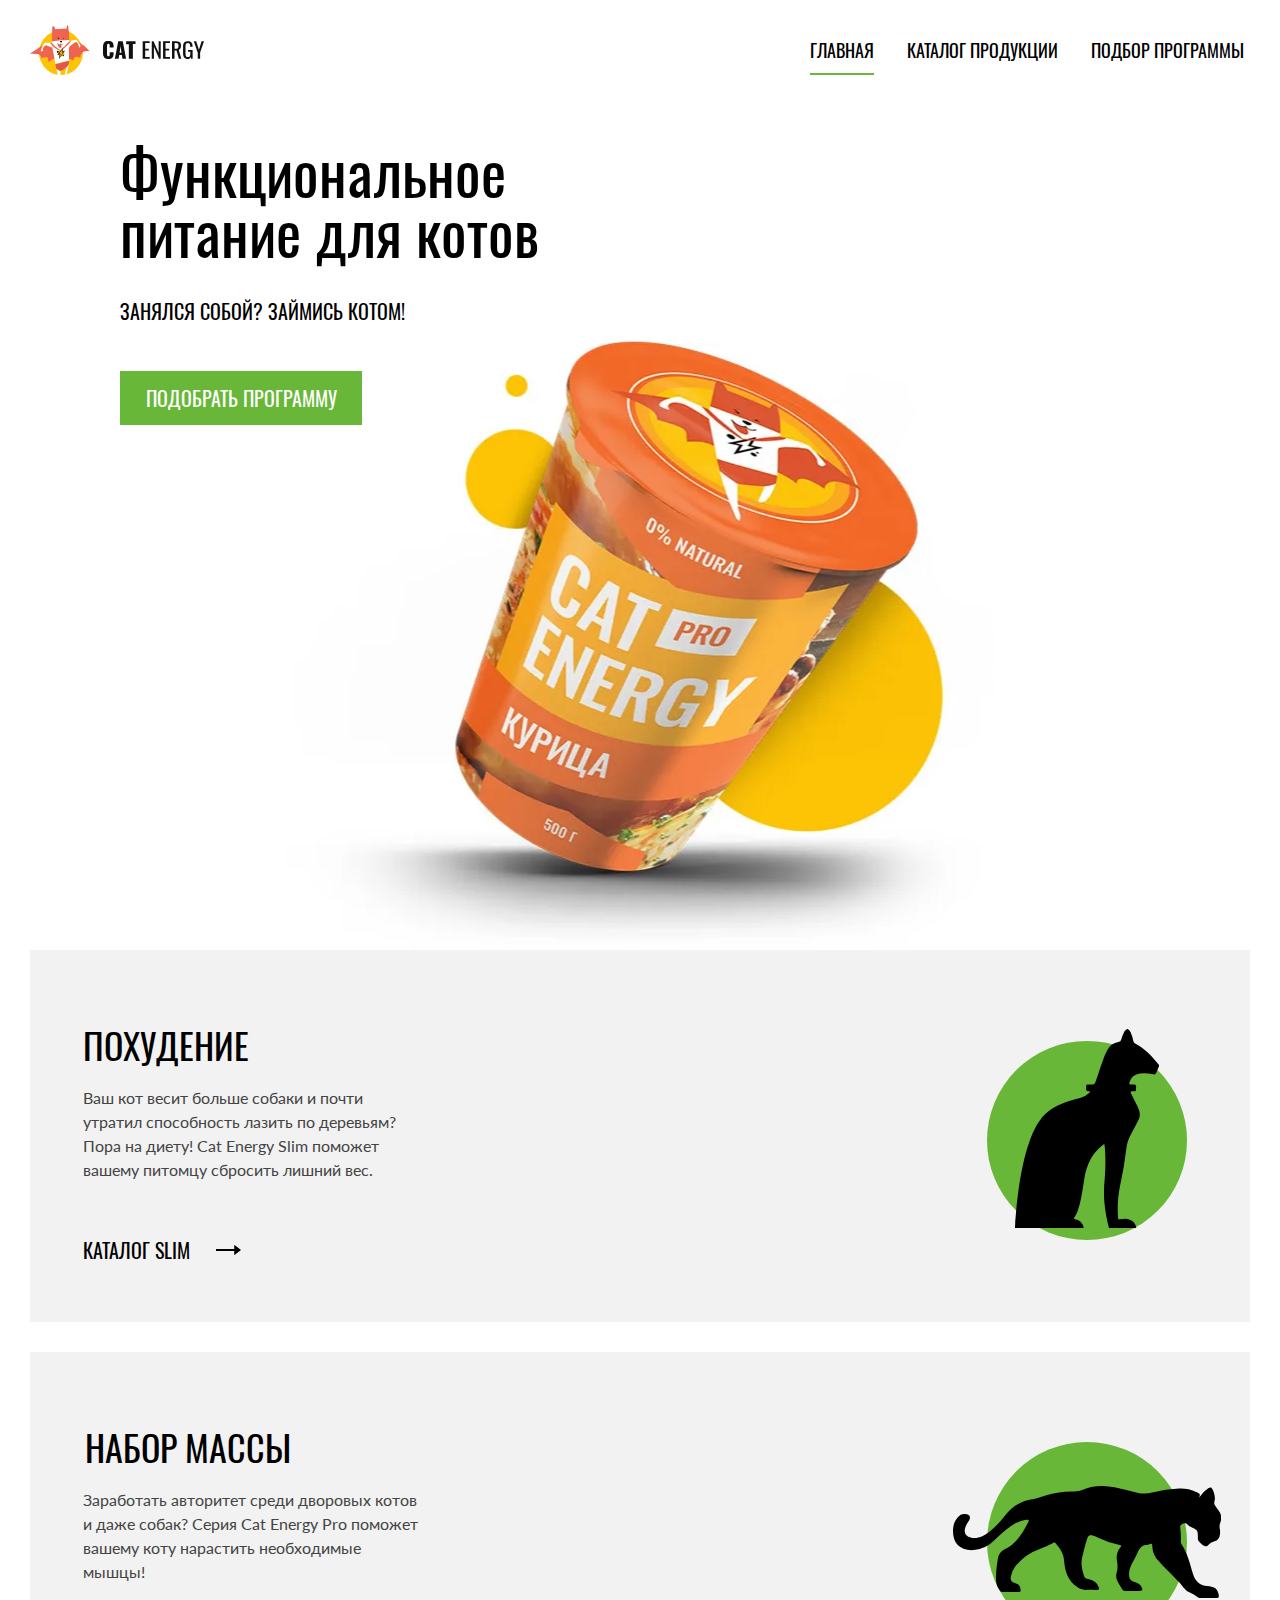
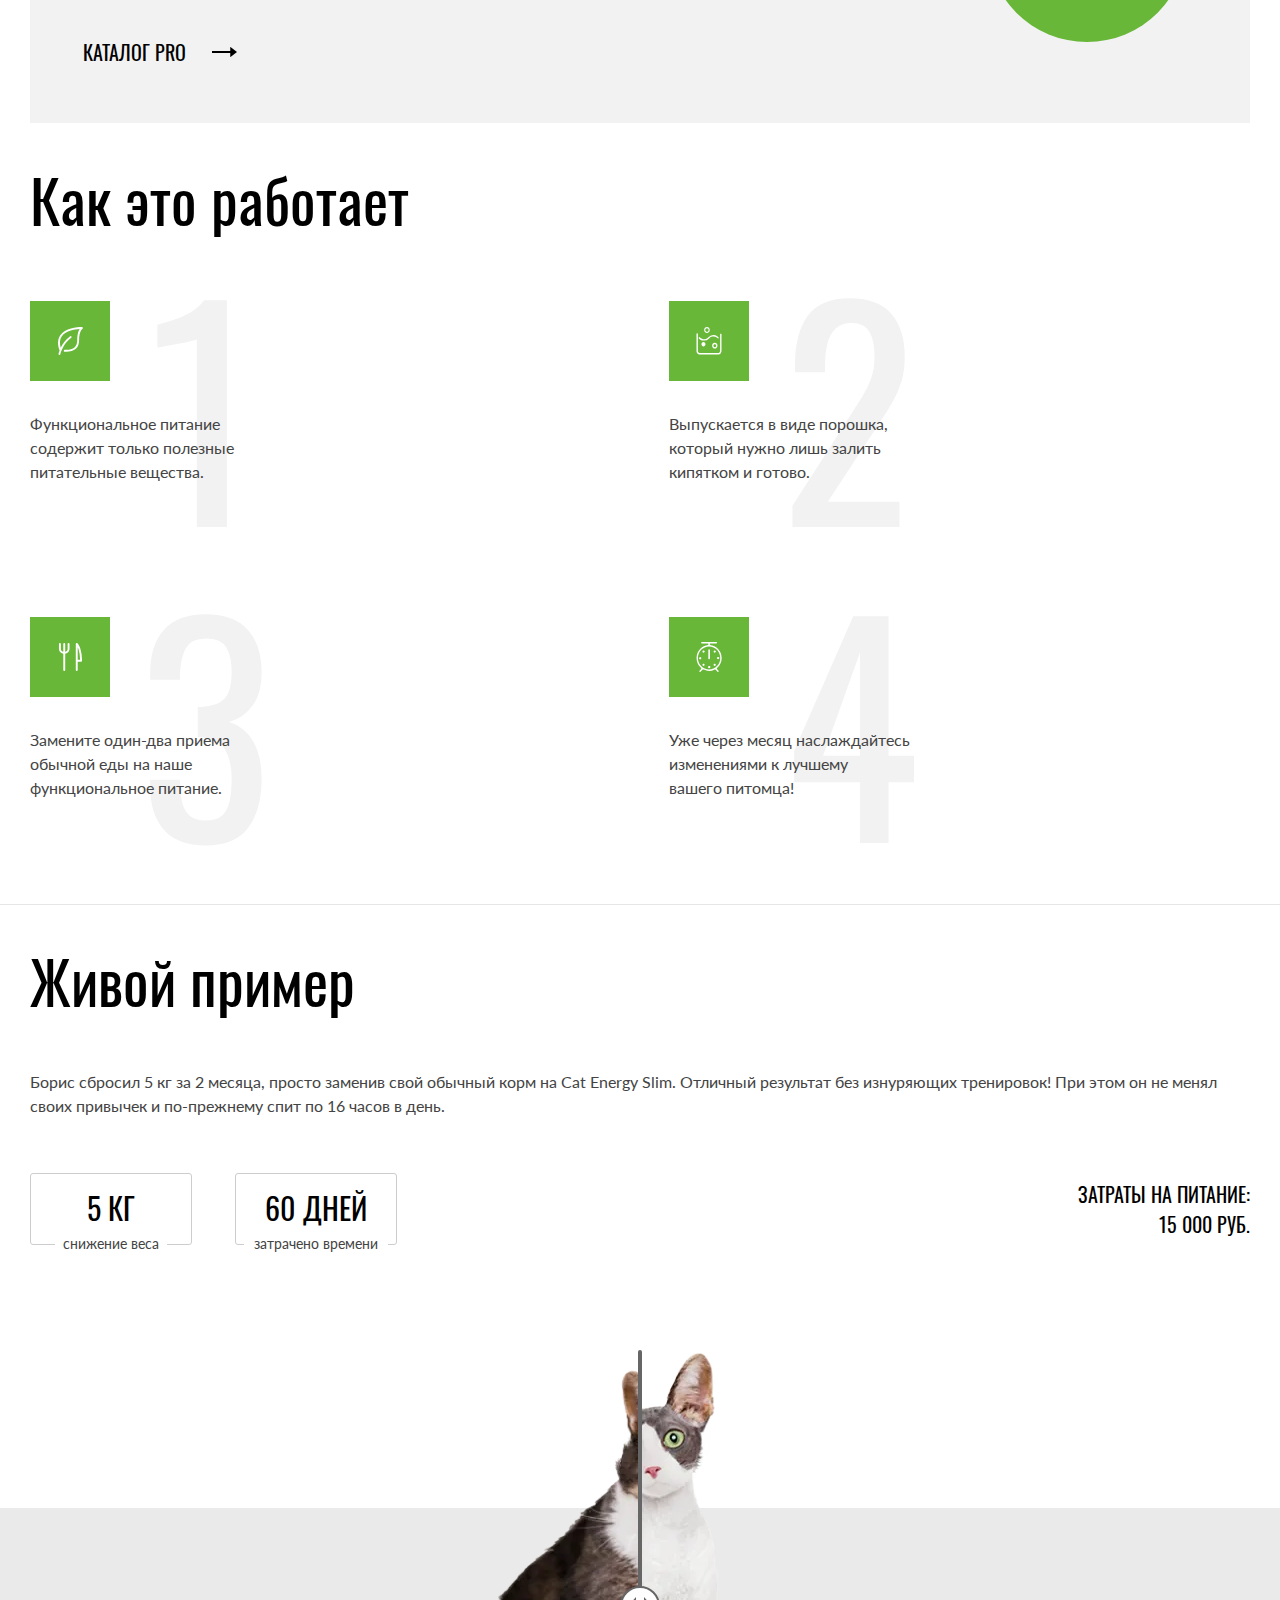
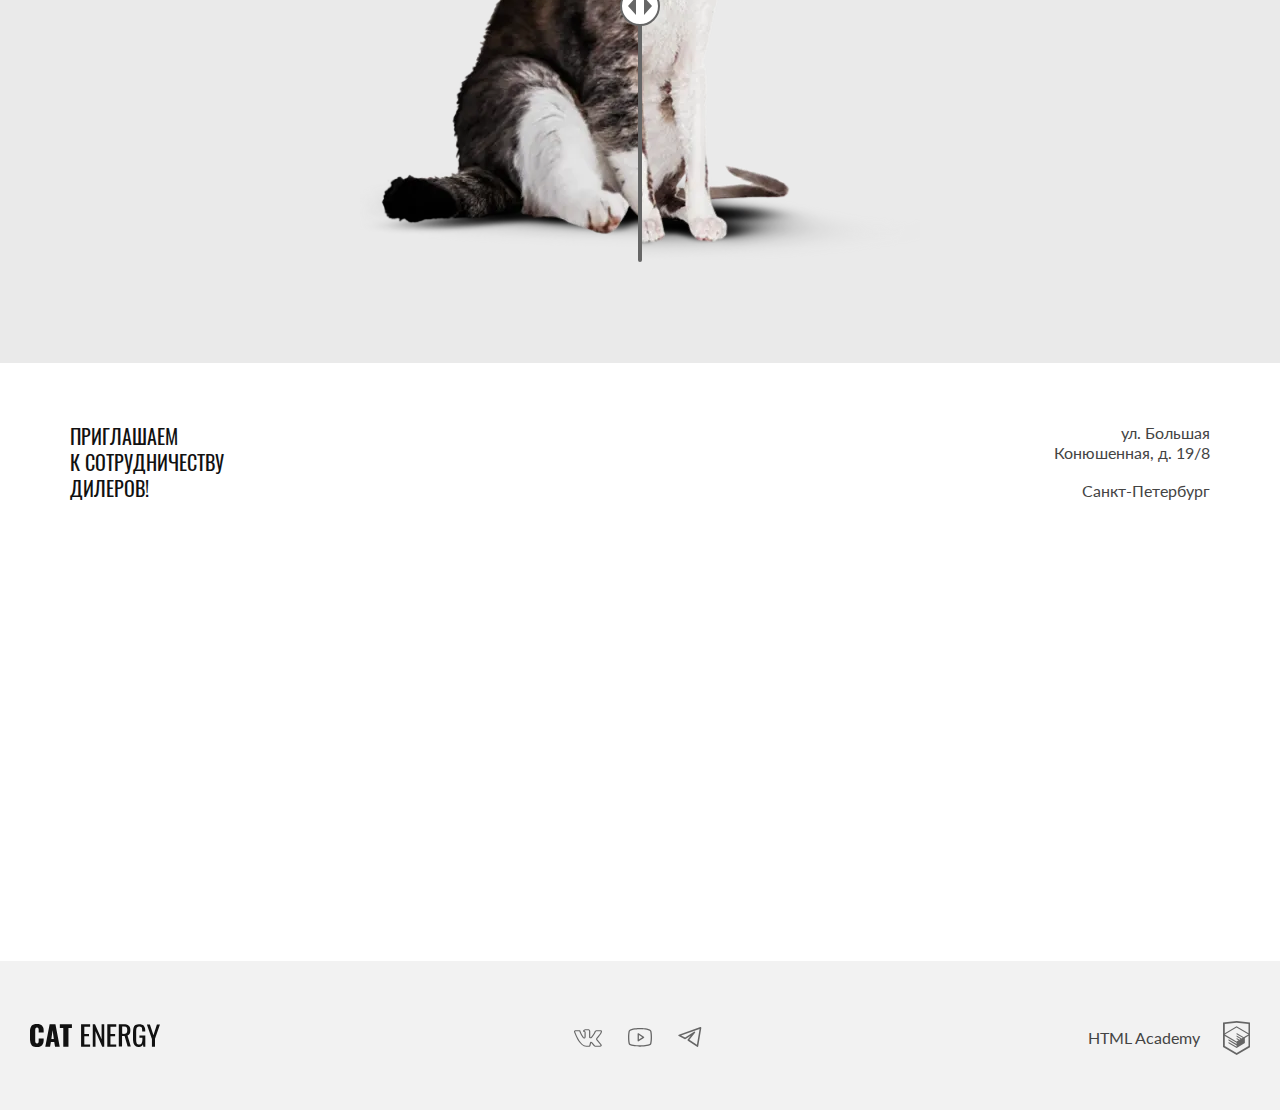
<file: index.html>
<!DOCTYPE html><html class="page" lang="ru"><head><meta charset="UTF-8"><title>Cat Energy-2</title><meta name="viewport" content="width=device-width,initial-scale=1"><link rel="preload" href="fonts/lato/Lato-Regular.woff" as="font" type="font/woff"><link rel="preload" href="fonts/lato/Lato-Regular.woff2" as="font" type="font/woff2"><link rel="preload" href="fonts/oswald/oswaldregular.woff" as="font" type="font/woff"><link rel="preload" href="fonts/oswald/oswaldregular.woff2" as="font" type="font/woff2"><link rel="stylesheet" href="styles/styles.css"><link rel="icon" href="favicon.ico"><link rel="icon" href="favicons/icon.svg" type="image/svg+xml"><link rel="apple-touch-icon" href="favicons/180.png"><link rel="manifest" href="manifest.webmanifest"><script src="scripts/index.js" defer="defer"></script></head><body class="page__body"><header class="main-header"><div class="container main-header__container"><div class="main-header__logo-container"><a class="main-header__logo logo" href="index.html"><picture><source media="(min-width: 1440px)" srcset="images/logo-desktop.svg" width="70" height="59" type="image/svg+xml"><source media="(min-width: 768px)" srcset="images/logo-tablet.svg" width="60" height="50" type="image/svg+xml"><img class="logo__image" src="images/logo-mobile.svg" width="33" height="38" alt="Cat Energy Image"></picture></a><a class="main-header__logo main-header__logo--text logo" href="index.html"><img class="logo__text" src="images/logo-text.svg" width="101" height="18" alt="Cat Energy Text"></a></div><nav class="main-nav main-nav--close main-nav--nojs"><button class="main-nav__toggle" type="button"><span class="visually-hidden">Открыть и закрыть меню</span></button><ul class="main-nav__list nav-list"><li class="nav-list__item"><a class="nav-list__link nav-list__link--current" href="index.html">Главная</a></li><li class="nav-list__item"><a class="nav-list__link" href="catalog.html">Каталог продукции</a></li><li class="nav-list__item"><a class="nav-list__link" href="#">Подбор программы</a></li></ul></nav></div><section class="main-header__hero hero"><div class="container hero__container"><div class="hero__slogan-container"><h1 class="hero__title">Функциональное<br>питание для котов</h1><span class="hero__slogan">Занялся собой? Займись котом!</span></div><picture><source type="image/webp" width="552" height="500" media="(min-width: 1440px)" srcset="images/index-product-desktop@1x.webp, images/index-product-desktop@2x.webp 2x"><source type="image/webp" width="709" height="609" media="(min-width: 768px)" srcset="images/index-product-tablet@1x.webp, images/index-product-tablet@2x.webp 2x"><source type="image/webp" width="280" height="270" srcset="images/index-product-mobile@1x.webp, images/index-product-mobile@2x.webp 2x"><source type="image/png" width="552" height="500" media="(min-width: 1440px)" srcset="images/index-product-desktop@1x.png, images/index-product-desktop@2x.png 2x"><source type="image/png" width="709" height="609" media="(min-width: 768px)" srcset="images/index-product-tablet@1x.png, images/index-product-tablet@2x.png 2x"><img class="hero__img" src="images/index-product-mobile@1x.png" srcset="images/index-product-mobile@2x.png 2x" width="280" height="270" alt="Cat Energy Pro Курица"></picture><a class="hero__button button" href="#">Подобрать программу</a></div></section></header><main class="main"><section class="programs"><div class="container programs__container"><h2 class="visually-hidden">Программы</h2><ul class="programs__list"><li class="program program--slim"><div class="program__title-wrapper"><img class="program__image" src="images/program-slim.svg" width="50" height="53" alt=""><h3 class="program__title">Похудение</h3></div><p class="program__description">Ваш кот весит больше собаки и почти утратил способность лазить по деревьям? Пора на диету! Cat Energy Slim поможет вашему питомцу сбросить лишний вес.</p><a class="program__button" href="#">Каталог Slim</a></li><li class="program program--pro"><div class="program__title-wrapper program__title-wrapper--pro"><picture><source media="(min-width: 768px)" srcset="images/program-pro-tablet.svg" width="268" height="200" type="image/svg+xml"><img class="program__image program__image--pro" src="images/program-pro.svg" width="67" height="50" alt=""></picture><h3 class="program__title">Набор массы</h3></div><p class="program__description">Заработать авторитет среди дворовых котов и даже собак? Серия Cat Energy Pro поможет вашему коту нарастить необходимые мышцы!</p><a class="program__button" href="#">Каталог Pro</a></li></ul></div></section><section class="product-details"><div class="container product-details__container"><h2 class="product-details__title">Как это работает</h2><ul class="product-details__list"><li class="product-details__item detail product-details__item--benefit"><div class="detail__image"><img src="images/detail-benefit.svg" width="30" height="32" alt=""></div><p class="detail__description">Функциональное питание содержит только полезные питательные вещества.</p></li><li class="product-details__item detail product-details__item--easy"><div class="detail__image"><img src="images/detail-easy.svg" width="26" height="27" alt=""></div><p class="detail__description">Выпускается в виде порошка, который нужно лишь залить кипятком и готово.</p></li><li class="product-details__item detail product-details__item--instruction"><div class="detail__image"><img src="images/detail-instruction.svg" width="25" height="30" alt=""></div><p class="detail__description">Замените один-два приема обычной еды на наше функциональное питание.</p></li><li class="product-details__item detail product-details__item--effect"><div class="detail__image"><img src="images/detail-effect.svg" width="26" height="31" alt=""></div><p class="detail__description">Уже через месяц наслаждайтесь изменениями к лучшему вашего&nbsp;питомца!</p></li></ul></div></section><section class="case"><div class="container case__container"><div class="case__presentation-wrapper"><h2 class="case__title">Живой пример</h2><p class="case__description">Борис сбросил 5 кг за 2 месяца, просто заменив свой обычный корм на Cat Energy Slim. Отличный результат без изнуряющих тренировок! При этом он не менял своих привычек и по-прежнему спит по 16 часов в день.</p><div class="case__result-container"><dl class="case__result result-list"><div class="result-list__wrapper"><dt class="result-list__number">5 кг</dt><dd class="result-list__description">снижение веса</dd></div><div class="result-list__wrapper"><dt class="result-list__number">60 дней</dt><dd class="result-list__description result-list__description--second-description">затрачено времени</dd></div></dl><div class="case__cost-container"><span class="case__cost">Затраты на питание:</span> <span class="case__cost">15 000 руб.</span></div></div></div><div class="case__comparison comparison"><picture><source type="image/webp" width="560" height="512" media="(min-width: 1440px)" srcset="images/comparison-before@1x.webp, images/comparison-before@2x.webp 2x"><source type="image/webp" width="560" height="512" media="(min-width: 768px)" srcset="images/comparison-before@1x.webp, images/comparison-before@2x.webp 2x"><source type="image/webp" width="280" height="256" srcset="images/comparison-before-mobile@1x.webp, images/comparison-before-mobile@2x.webp 2x"><source type="image/png" width="560" height="512" media="(min-width: 1440px)" srcset="images/comparison-before@1x.png, images/comparison-before@2x.png 2x"><source type="image/png" width="560" height="512" media="(min-width: 768px)" srcset="images/comparison-before@1x.png, images/comparison-before@2x.png 2x"><img class="comparison__image comparison__image--before" src="images/comparison-before-mobile@1x.png" srcset="images/comparison-before-mobile@2x.png 2x" width="280" height="256" alt="Фото Бориса до похудения"></picture><picture><source type="image/webp" width="560" height="512" media="(min-width: 1440px)" srcset="images/comparison-after@1x.webp, images/comparison-after@2x.webp 2x"><source type="image/webp" width="560" height="512" media="(min-width: 768px)" srcset="images/comparison-after@1x.webp, images/comparison-after@2x.webp 2x"><source type="image/webp" width="280" height="256" srcset="images/comparison-after-mobile@1x.webp, images/comparison-after-mobile@2x.webp 2x"><source type="image/png" width="560" height="512" media="(min-width: 1440px)" srcset="images/comparison-after@1x.png, images/comparison-after@2x.png 2x"><source type="image/png" width="560" height="512" media="(min-width: 768px)" srcset="images/comparison-after@1x.png, images/comparison-after@2x.png 2x"><img class="comparison__image comparison__image--after" src="images/comparison-after-mobile@1x.png" srcset="images/comparison-after-mobile@2x.png 2x" width="280" height="256" alt="Фото Бориса после похудения"></picture><button class="comparison__button" type="button"><svg width="40" height="40"><use href="../../icons/stack.svg#comparison-button"></use></svg> <span class="visually-hidden">Показать фото до и после</span></button></div></div></section><section class="contacts contacts--nojs"><h2 class="visually-hidden">Контакты</h2><div class="container"><div class="contacts__container address"><p class="address__collab">Приглашаем к&nbsp;сотрудничеству дилеров!</p><div class="address__container"><span class="address__text">ул. Большая Конюшенная, д. 19/8</span> <span class="address__text address__text--town">Санкт-Петербург</span></div></div></div><div class="contacts__address map"><picture><source type="image/webp" width="1440" height="400" media="(min-width: 1440px)" srcset="images/map-desktop@1x.webp, images/map-desktop@2x.webp 2x"><source type="image/webp" width="768" height="400" media="(min-width: 768px)" srcset="images/map-tablet@1x.webp, images/map-tablet@2x.webp 2x"><source type="image/webp" width="320" height="362" srcset="images/map-mobile@1x.png, images/map-mobile@2x.png 2x"><source type="image/png" width="1440" height="400" media="(min-width: 1440px)" srcset="images/map-desktop@1x.png, images/map-desktop@2x.png 2x"><source type="image/png" width="768" height="400" media="(min-width: 768px)" srcset="images/map-tablet@1x.png, images/map-tablet@2x.png 2x"><img class="map__image" src="images/map-mobile@1x.png" srcset="images/map-mobile@2x.png 2x" width="320" height="362" alt="Карта"></picture></div><iframe class="contacts__interactive-map" src="https://www.google.com/maps/embed?pb=!1m18!1m12!1m3!1d5893.2248049246655!2d30.32141831503415!3d59.93722684952904!2m3!1f0!2f0!3f0!3m2!1i1024!2i768!4f13.1!3m3!1m2!1s0x4696310fca145cc1%3A0x42b32648d8238007!2z0JHQvtC70YzRiNCw0Y8g0JrQvtC90Y7RiNC10L3QvdCw0Y8g0YPQuy4sIDE5LzgsINCh0LDQvdC60YIt0J_QtdGC0LXRgNCx0YPRgNCzLCDQoNC-0YHRgdC40Y8sIDE5MTE4Ng!5e0!3m2!1sru!2sby!4v1734552614368!5m2!1sru!2sby" width="320" height="362" allowfullscreen="" loading="lazy" referrerpolicy="no-referrer-when-downgrade" title="Карта"></iframe></section></main><footer class="main-footer"><div class="container main-footer__container"><a class="main-footer__logo" href="index.html"><img class="main-footer__image" src="images/logo-text.svg" width="130" height="26" alt="Cat Energy Text"></a><div class="main-footer__social social"><ul class="social__list"><li class="social__item"><a class="social__link social__link--vkontakte" href="#"><span class="visually-hidden">Vkontakte</span></a></li><li class="social__item"><a class="social__link social__link--youtube" href="#"><span class="visually-hidden">Youtube</span></a></li><li class="social__item"><a class="social__link social__link--telegram" href="#"><span class="visually-hidden">Telegram</span></a></li></ul></div><a class="main-footer__copyright copyright" href="https://htmlacademy.ru/intensive/adaptive"><span class="copyright__text">HTML Academy</span></a></div></footer></body></html>
</file>
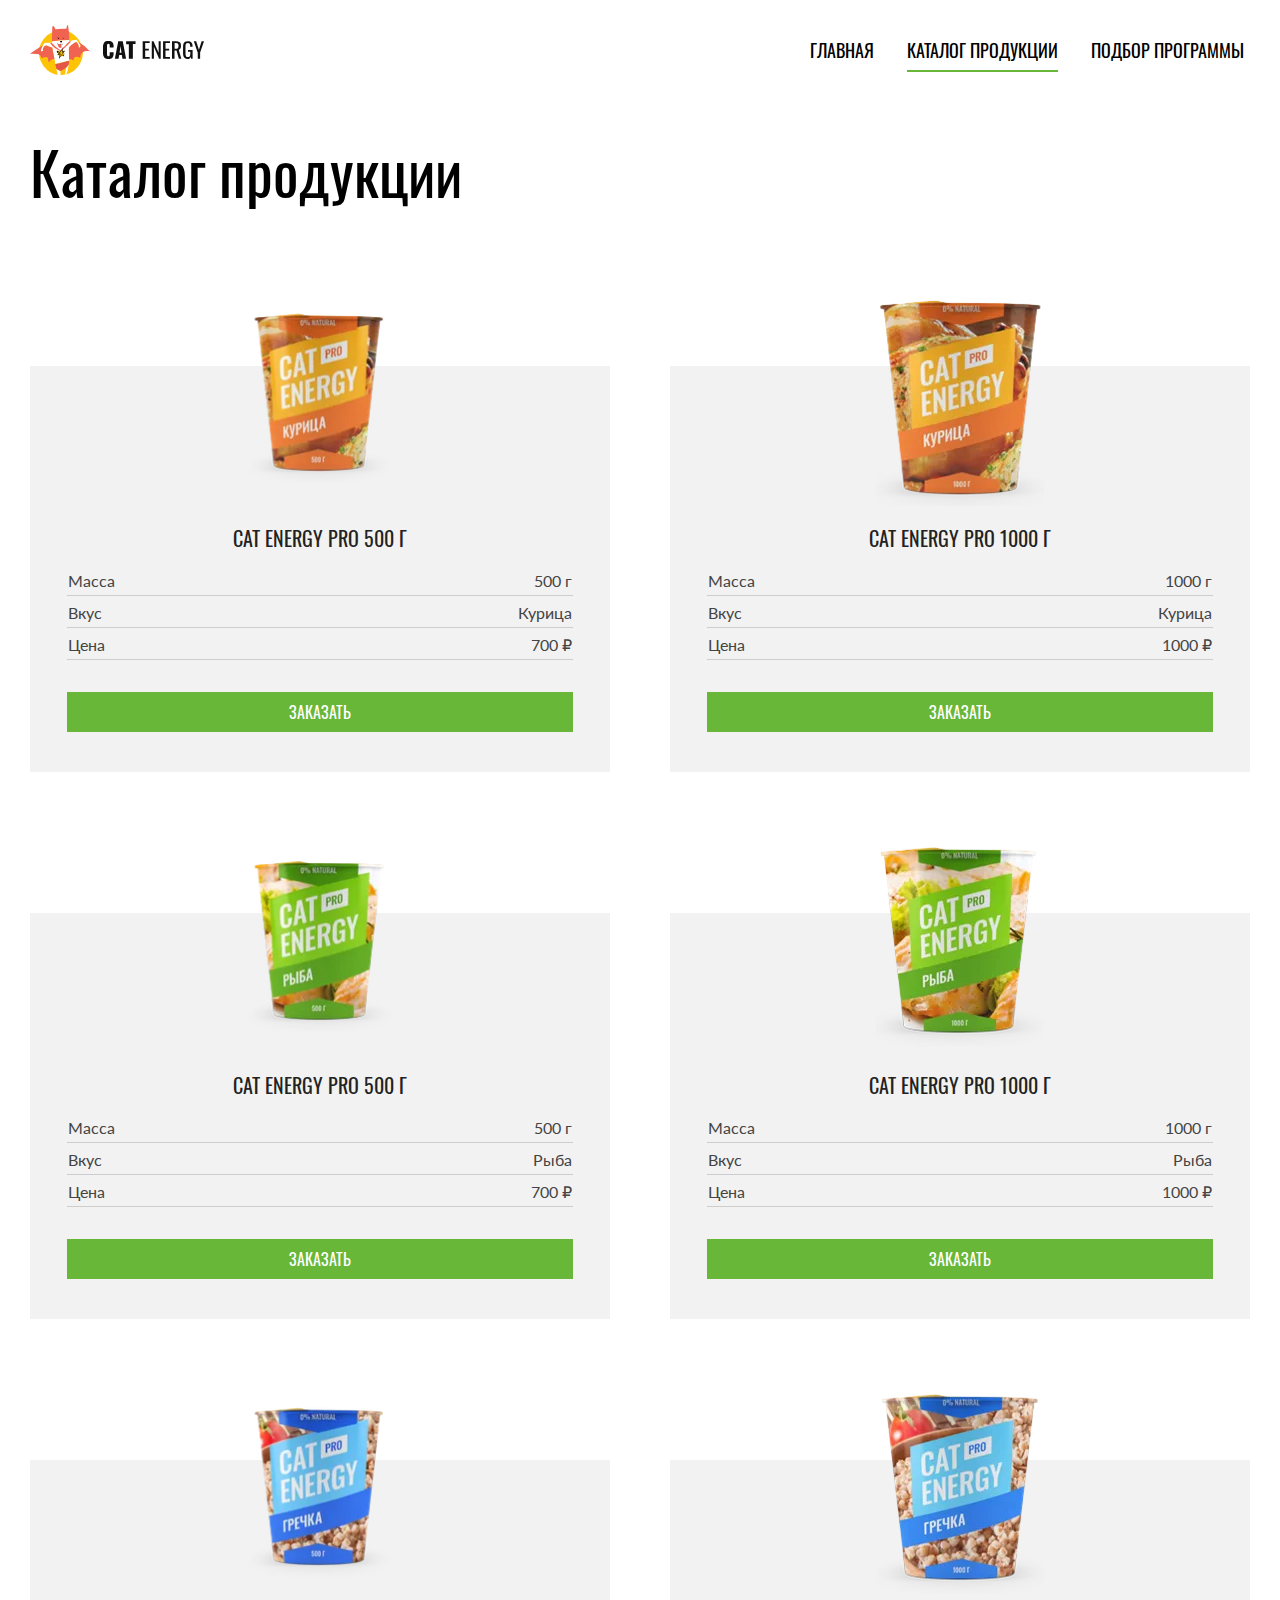
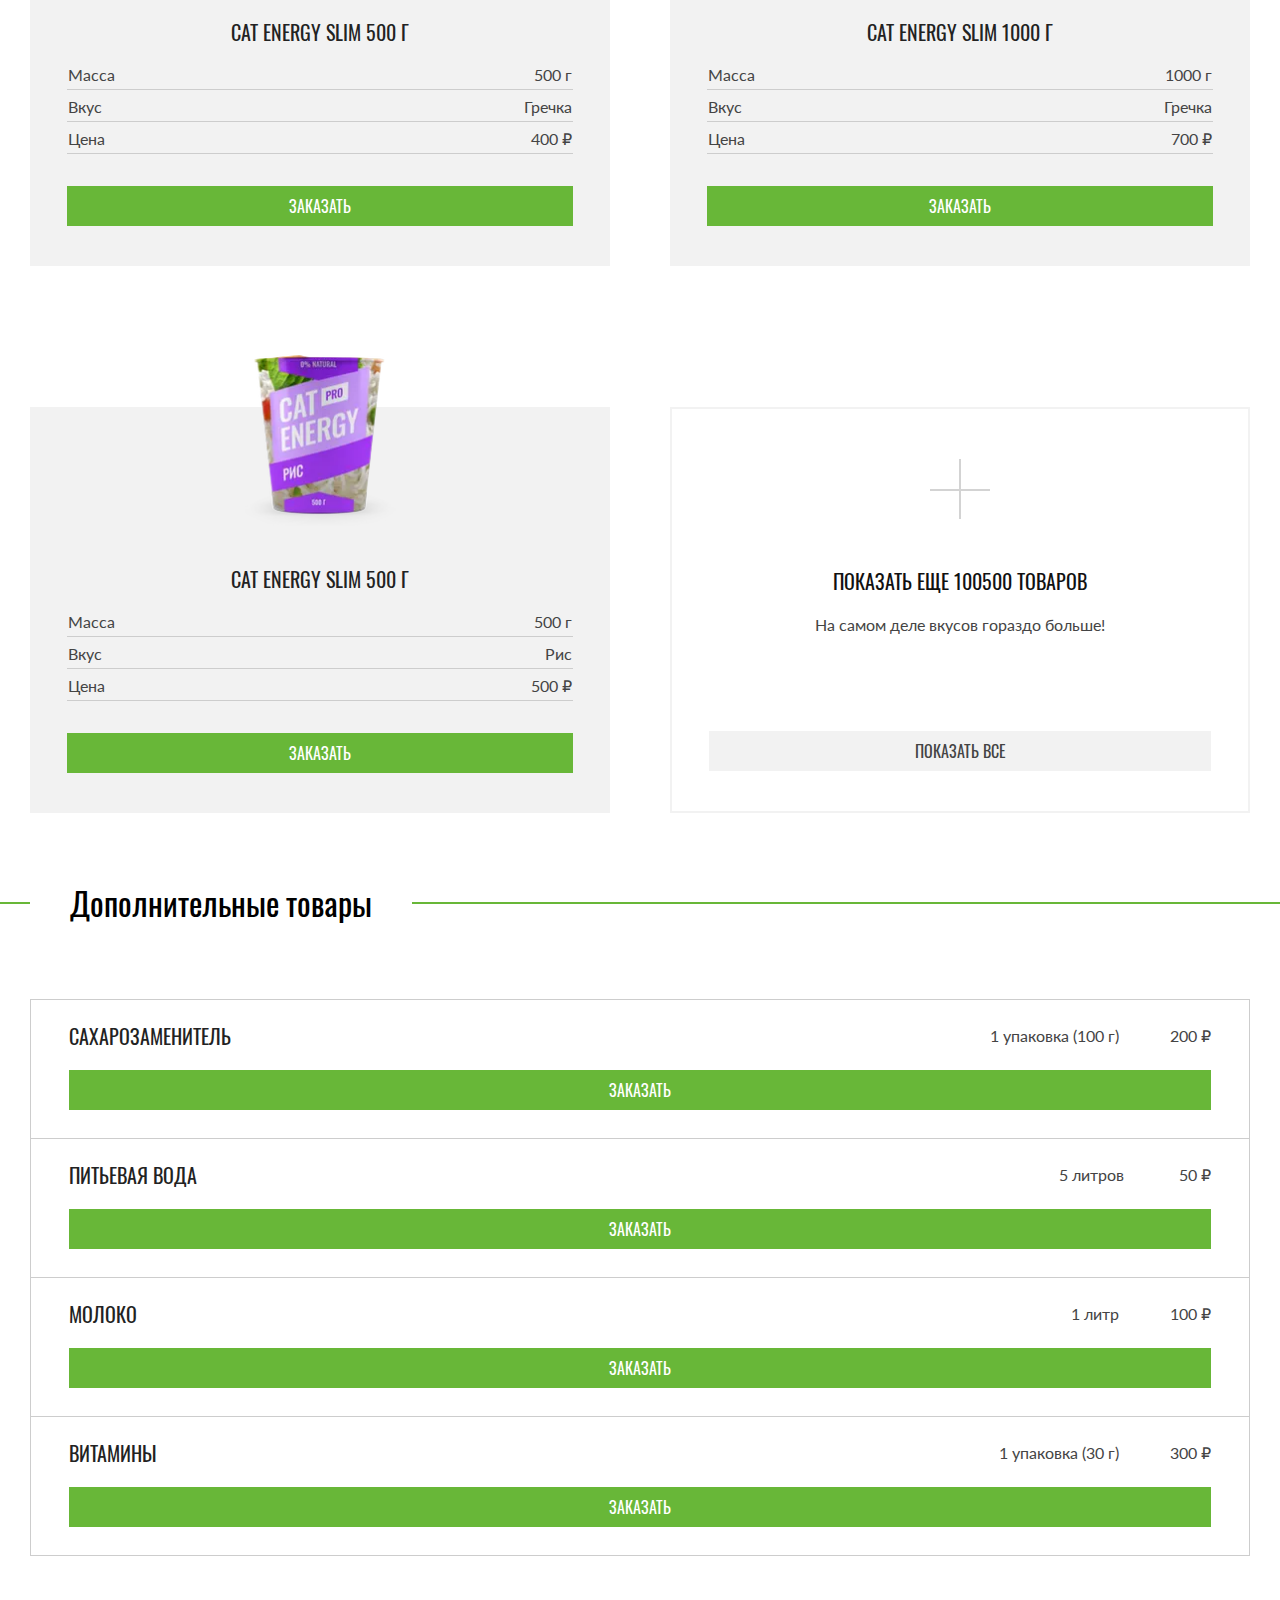
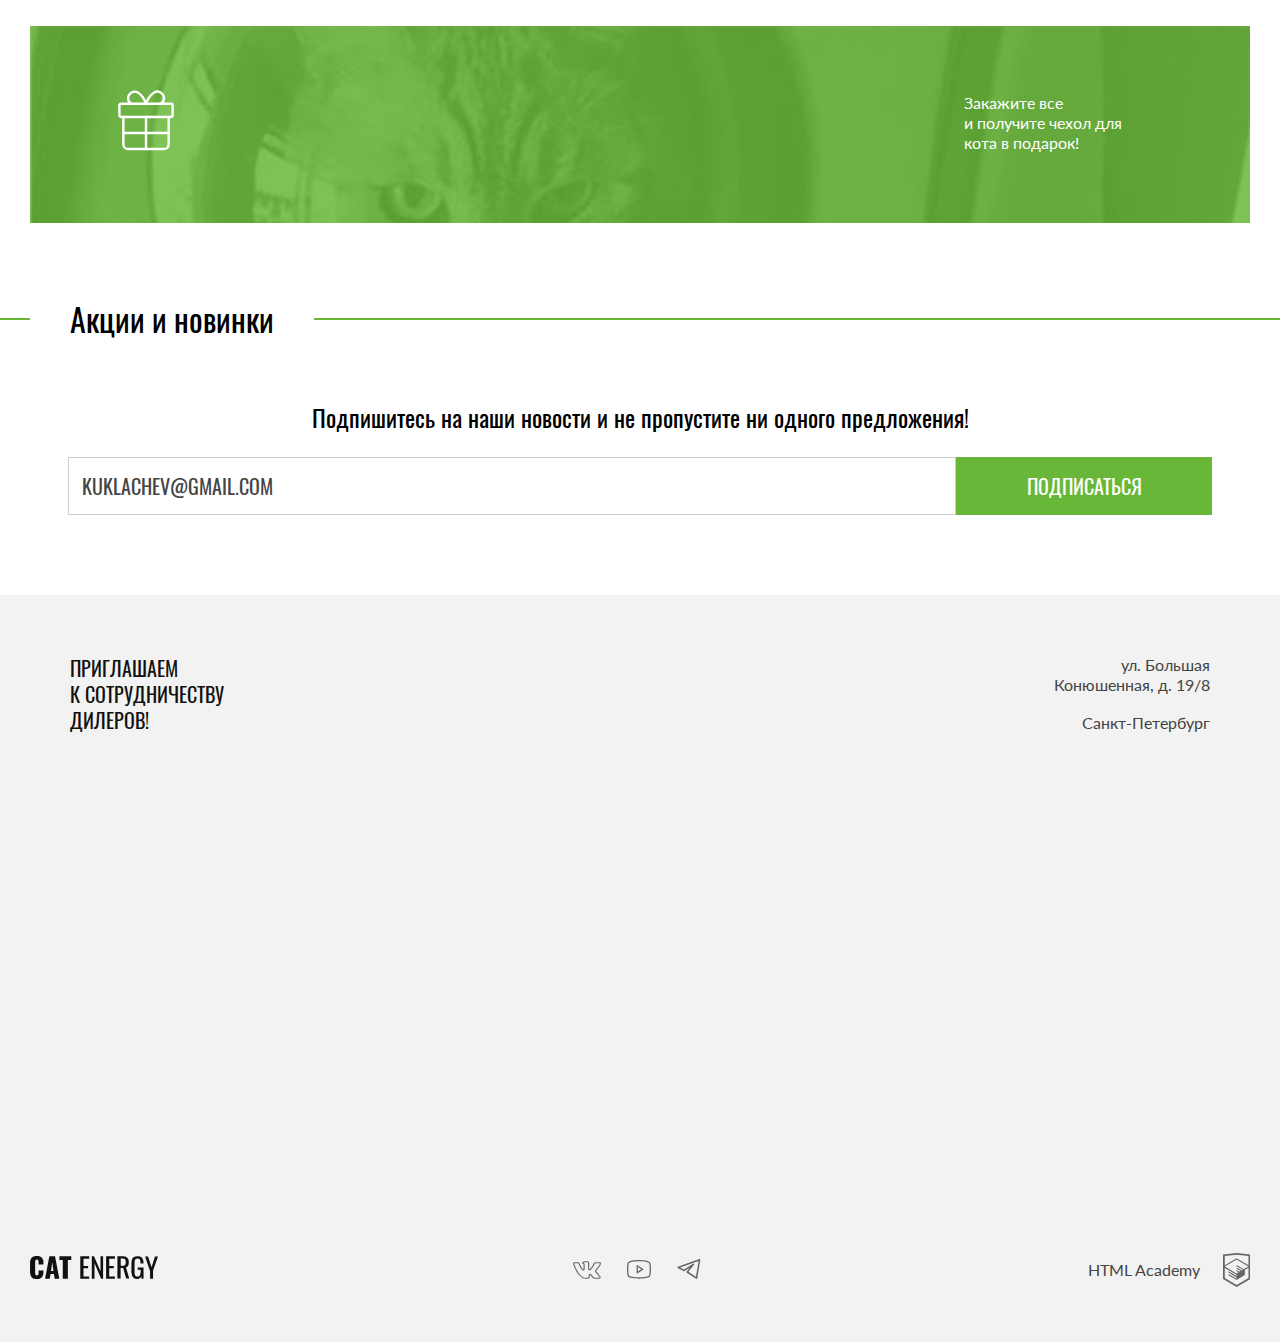
<file: catalog.html>
<!DOCTYPE html><html class="page" lang="ru"><head><meta charset="UTF-8"><title>Cat Energy-2</title><meta name="viewport" content="width=device-width,initial-scale=1"><link rel="preload" href="fonts/lato/Lato-Regular.woff" as="font" type="font/woff"><link rel="preload" href="fonts/lato/Lato-Regular.woff2" as="font" type="font/woff2"><link rel="preload" href="fonts/oswald/oswaldregular.woff" as="font" type="font/woff"><link rel="preload" href="fonts/oswald/oswaldregular.woff2" as="font" type="font/woff2"><link rel="stylesheet" href="styles/styles.css"><link rel="icon" href="favicon.ico"><link rel="icon" href="favicons/icon.svg" type="image/svg+xml"><link rel="apple-touch-icon" href="favicons/180.png"><link rel="manifest" href="manifest.webmanifest"><script src="scripts/index.js" defer="defer"></script></head><body class="page__body"><header class="main-header main-header--catalog"><div class="container main-header__container"><div class="main-header__logo-container"><a class="main-header__logo logo" href="index.html"><picture><source media="(min-width: 1440px)" srcset="images/logo-desktop.svg" width="70" height="59" type="image/svg+xml"><source media="(min-width: 768px)" srcset="images/logo-tablet.svg" width="60" height="50" type="image/svg+xml"><img class="logo__image" src="images/logo-mobile.svg" width="33" height="38" alt="Cat Energy Image"></picture></a><a class="main-header__logo main-header__logo--text logo" href="index.html"><img class="logo__text" src="images/logo-text.svg" width="101" height="18" alt="Cat Energy Text"></a></div><nav class="main-nav main-nav--close main-nav--nojs"><button class="main-nav__toggle" type="button"><span class="visually-hidden">Открыть и закрыть меню</span></button><ul class="main-nav__list nav-list"><li class="nav-list__item"><a class="nav-list__link nav-list__link--catalog" href="index.html">Главная</a></li><li class="nav-list__item"><a class="nav-list__link nav-list__link--catalog nav-list__link--current-catalog" href="#">Каталог продукции</a></li><li class="nav-list__item"><a class="nav-list__link nav-list__link--catalog" href="#">Подбор программы</a></li></ul></nav></div></header><main class="main main--catalog"><article class="catalog"><div class="catalog__container container"><h1 class="catalog__title">Каталог продукции</h1><ul class="catalog__list"><li class="catalog__item card"><div class="card__container"><a href="#"><span class="visually-hidden">Cat Energy Pro 500 г Курица</span><picture><source type="image/webp" width="161" height="172" media="(min-width: 1440px)" srcset="images/card-pro-chicken-500g-tablet@1x.webp, images/card-pro-chicken-500g-tablet@2x.webp 2x"><source type="image/webp" width="161" height="172" media="(min-width: 768px)" srcset="images/card-pro-chicken-500g-tablet@1x.webp, images/card-pro-chicken-500g-tablet@2x.webp 2x"><source type="image/webp" width="68" height="86" srcset="images/card-pro-chicken-500g-mobile@1x.webp, images/card-pro-chicken-500g-mobile@2x.webp 2x"><source type="image/png" width="161" height="172" media="(min-width: 1440px)" srcset="images/card-pro-chicken-500g-tablet@1x.png, images/card-pro-chicken-500g-tablet@2x.png 2x"><source type="image/png" width="161" height="172" media="(min-width: 768px)" srcset="images/card-pro-chicken-500g-tablet@1x.png, images/card-pro-chicken-500g-tablet@2x.png 2x"><img class="card__image" src="images/card-pro-chicken-500g-mobile@1x.png" srcset="images/card-pro-chicken-500g-mobile@2x.png 2x" width="68" height="86" alt=""></picture></a><div class="card__text-wrapper"><a href="#"><h2 class="card__title">Cat Energy Pro 500&nbsp;г</h2></a><table class="card__features"><tr><td>Масса</td><td>500 г</td></tr><tr><td>Вкус</td><td>Курица</td></tr><tr><td>Цена</td><td>700 ₽</td></tr></table></div></div><a class="card__button button" href="#">Заказать</a></li><li class="catalog__item card"><div class="card__container"><a href="#"><span class="visually-hidden">Cat Energy Pro 1000 г Курица</span><picture><source type="image/webp" width="172" height="196" media="(min-width: 1440px)" srcset="images/card-pro-chicken-1000g-desktop@1x.webp, images/card-pro-chicken-1000g-desktop@2x.webp 2x"><source type="image/webp" width="168" height="206" media="(min-width: 768px)" srcset="images/card-pro-chicken-1000g-tablet@1x.webp, images/card-pro-chicken-1000g-tablet@2x.webp 2x"><source type="image/webp" width="84" height="100" srcset="images/card-pro-chicken-1000g-mobile@1x.webp, images/card-pro-chicken-1000g-mobile@2x.webp 2x"><source type="image/png" width="172" height="196" media="(min-width: 1440px)" srcset="images/card-pro-chicken-1000g-desktop@1x.png, images/card-pro-chicken-1000g-desktop@2x.png 2x"><source type="image/png" width="168" height="206" media="(min-width: 768px)" srcset="images/card-pro-chicken-1000g-tablet@1x.png, images/card-pro-chicken-1000g-tablet@2x.png 2x"><img class="card__image card__image--1000g" src="images/card-pro-chicken-1000g-mobile@1x.png" srcset="images/card-pro-chicken-1000g-mobile@2x.png 2x" width="84" height="100" alt=""></picture></a><div class="card__text-wrapper"><a href="#"><h2 class="card__title">Cat Energy Pro 1000&nbsp;г</h2></a><table class="card__features"><tr><td>Масса</td><td>1000 г</td></tr><tr><td>Вкус</td><td>Курица</td></tr><tr><td>Цена</td><td>1000 ₽</td></tr></table></div></div><a class="card__button button" href="#">Заказать</a></li><li class="catalog__item card"><div class="card__container"><a href="#"><span class="visually-hidden">Cat Energy Pro 500 г Рыба</span><picture><source type="image/webp" width="163" height="174" media="(min-width: 1440px)" srcset="images/card-pro-fish-500g-tablet@1x.webp, images/card-pro-fish-500g-tablet@2x.webp 2x"><source type="image/webp" width="163" height="174" media="(min-width: 768px)" srcset="images/card-pro-fish-500g-tablet@1x.webp, images/card-pro-fish-500g-tablet@2x.webp 2x"><source type="image/webp" width="68" height="86" srcset="images/card-pro-fish-500g-mobile@1x.webp, images/card-pro-fish-500g-mobile@2x.webp 2x"><source type="image/png" width="163" height="174" media="(min-width: 1440px)" srcset="images/card-pro-fish-500g-tablet@1x.png, images/card-pro-fish-500g-tablet@2x.png 2x"><source type="image/png" width="163" height="174" media="(min-width: 768px)" srcset="images/card-pro-fish-500g-tablet@1x.png, images/card-pro-fish-500g-tablet@2x.png 2x"><img class="card__image" src="images/card-pro-fish-500g-mobile@1x.png" srcset="images/card-pro-fish-500g-mobile@2x.png 2x" width="68" height="86" alt=""></picture></a><div class="card__text-wrapper"><a href="#"><h2 class="card__title">Cat Energy Pro 500&nbsp;г</h2></a><table class="card__features"><tr><td>Масса</td><td>500 г</td></tr><tr><td>Вкус</td><td>Рыба</td></tr><tr><td>Цена</td><td>700 ₽</td></tr></table></div></div><a class="card__button button" href="#">Заказать</a></li><li class="catalog__item card"><div class="card__container"><a href="#"><span class="visually-hidden">Cat Energy Pro 1000 г Рыба</span><picture><source type="image/webp" width="172" height="196" media="(min-width: 1440px)" srcset="images/card-pro-fish-1000g-desktop@1x.webp, images/card-pro-fish-1000g-desktop@2x.webp 2x"><source type="image/webp" width="168" height="200" media="(min-width: 768px)" srcset="images/card-pro-fish-1000g-tablet@1x.webp, images/card-pro-fish-1000g-tablet@2x.webp 2x"><source type="image/webp" width="84" height="100" srcset="images/card-pro-fish-1000g-mobile@1x.webp, images/card-pro-fish-1000g-mobile@2x.webp 2x"><source type="image/png" width="172" height="196" media="(min-width: 1440px)" srcset="images/card-pro-fish-1000g-desktop@1x.png, images/card-pro-fish-1000g-desktop@2x.png 2x"><source type="image/png" width="168" height="200" media="(min-width: 768px)" srcset="images/card-pro-fish-1000g-tablet@1x.png, images/card-pro-fish-1000g-tablet@2x.png 2x"><img class="card__image card__image--1000g" src="images/card-pro-fish-1000g-mobile@1x.png" srcset="images/card-pro-fish-1000g-mobile@2x.png 2x" width="84" height="100" alt=""></picture></a><div class="card__text-wrapper"><a href="#"><h2 class="card__title">Cat Energy Pro 1000&nbsp;г</h2></a><table class="card__features"><tr><td>Масса</td><td>1000 г</td></tr><tr><td>Вкус</td><td>Рыба</td></tr><tr><td>Цена</td><td>1000 ₽</td></tr></table></div></div><a class="card__button button" href="#">Заказать</a></li><li class="catalog__item card"><div class="card__container"><a href="#"><span class="visually-hidden">Cat Energy Slim 500 г Гречка</span><picture><source type="image/webp" width="161" height="171" media="(min-width: 1440px)" srcset="images/card-slim-buckwheat-500g-tablet@1x.webp, images/card-slim-buckwheat-500g-tablet@2x.webp 2x"><source type="image/webp" width="161" height="171" media="(min-width: 768px)" srcset="images/card-slim-buckwheat-500g-tablet@1x.webp, images/card-slim-buckwheat-500g-tablet@2x.webp 2x"><source type="image/png" width="68" height="86" srcset="images/card-slim-buckwheat-500g-mobile@1x.webp, images/card-slim-buckwheat-500g-mobile@2x.webp 2x"><source type="image/png" width="161" height="171" media="(min-width: 1440px)" srcset="images/card-slim-buckwheat-500g-tablet@1x.png, images/card-slim-buckwheat-500g-tablet@2x.png 2x"><source type="image/png" width="161" height="171" media="(min-width: 768px)" srcset="images/card-slim-buckwheat-500g-tablet@1x.png, images/card-slim-buckwheat-500g-tablet@2x.png 2x"><img class="card__image" src="images/card-slim-buckwheat-500g-mobile@1x.png" srcset="images/card-slim-buckwheat-500g-mobile@2x.png 2x" width="68" height="86" alt=""></picture></a><div class="card__text-wrapper"><a href="#"><h2 class="card__title">Cat Energy Slim 500&nbsp;г</h2></a><table class="card__features"><tr><td>Масса</td><td>500 г</td></tr><tr><td>Вкус</td><td>Гречка</td></tr><tr><td>Цена</td><td>400 ₽</td></tr></table></div></div><a class="card__button button" href="#">Заказать</a></li><li class="catalog__item card"><div class="card__container"><a href="#"><span class="visually-hidden">Cat Energy Slim 1000 г Гречка</span><picture><source type="image/webp" width="172" height="196" media="(min-width: 1440px)" srcset="images/card-slim-buckwheat-1000g-desktop@1x.webp, images/card-slim-buckwheat-1000g-desktop@2x.webp 2x"><source type="image/webp" width="168" height="200" media="(min-width: 768px)" srcset="images/card-slim-buckwheat-1000g-tablet@1x.webp, images/card-slim-buckwheat-1000g-tablet@2x.webp 2x"><source type="image/webp" width="84" height="100" srcset="images/card-slim-buckwheat-1000g-mobile@1x.webp, images/card-slim-buckwheat-1000g-mobile@2x.webp 2x"><source type="image/png" width="172" height="196" media="(min-width: 1440px)" srcset="images/card-slim-buckwheat-1000g-desktop@1x.png, images/card-slim-buckwheat-1000g-desktop@2x.png 2x"><source type="image/png" width="168" height="200" media="(min-width: 768px)" srcset="images/card-slim-buckwheat-1000g-tablet@1x.png, images/card-slim-buckwheat-1000g-tablet@2x.png 2x"><img class="card__image card__image--1000g" src="images/card-slim-buckwheat-1000g-mobile@1x.png" srcset="images/card-slim-buckwheat-1000g-mobile@2x.png 2x" width="84" height="100" alt=""></picture></a><div class="card__text-wrapper"><a href="#"><h2 class="card__title">Cat Energy Slim 1000&nbsp;г</h2></a><table class="card__features"><tr><td>Масса</td><td>1000 г</td></tr><tr><td>Вкус</td><td>Гречка</td></tr><tr><td>Цена</td><td>700 ₽</td></tr></table></div></div><a class="card__button button" href="#">Заказать</a></li><li class="catalog__item card"><div class="card__container"><a href="#"><span class="visually-hidden">Cat Energy Slim 500 г Рис</span><picture><source type="image/webp" width="163" height="174" media="(min-width: 1440px)" srcset="images/card-slim-rice-500g-tablet@1x.webp, images/card-slim-rice-500g-tablet@2x.webp 2x"><source type="image/webp" width="163" height="174" media="(min-width: 768px)" srcset="images/card-slim-rice-500g-tablet@1x.webp, images/card-slim-rice-500g-tablet@2x.webp 2x"><source type="image/webp" width="68" height="86" srcset="images/card-slim-rice-500g-mobile@1x.webp, images/card-slim-rice-500g-mobile@2x.webp 2x"><source type="image/png" width="163" height="174" media="(min-width: 1440px)" srcset="images/card-slim-rice-500g-tablet@1x.png, images/card-slim-rice-500g-tablet@2x.png 2x"><source type="image/png" width="163" height="174" media="(min-width: 768px)" srcset="images/card-slim-rice-500g-tablet@1x.png, images/card-slim-rice-500g-tablet@2x.png 2x"><img class="card__image" src="images/card-slim-rice-500g-mobile@1x.png" srcset="images/card-slim-rice-500g-mobile@2x.png 2x" width="68" height="86" alt=""></picture></a><div class="card__text-wrapper"><a href="#"><h2 class="card__title">Cat Energy Slim 500&nbsp;г</h2></a><table class="card__features"><tr><td>Масса</td><td>500 г</td></tr><tr><td>Вкус</td><td>Рис</td></tr><tr><td>Цена</td><td>500 ₽</td></tr></table></div></div><a class="card__button button" href="#">Заказать</a></li><li class="catalog__item catalog__item--more card-more"><a href="#"><h2 class="card-more__title">Показать еще 100500 товаров</h2></a><span class="card-more__description">На самом деле вкусов гораздо больше!</span> <a class="card-more__button button button--more" href="#">Показать все</a></li></ul></div></article><section class="additional-products"><div class="additional-products__container container"><h2 class="additional-products__title title"><span>Дополнительные товары</span></h2><ul class="additional-products__list"><li class="additional-products__item additional-card"><h3 class="additional-card__title">Сахарозаменитель</h3><span class="additional-card__quantity">1 упаковка (100 г)</span> <b class="additional-card__price">200 ₽</b> <a class="additional-card__button button" href="#">Заказать</a></li><li class="additional-products__item additional-card"><h3 class="additional-card__title">Питьевая вода</h3><span class="additional-card__quantity">5 литров</span> <b class="additional-card__price"><span class="additional-card__space">&nbsp;</span>50 ₽</b> <a class="additional-card__button button" href="#">Заказать</a></li><li class="additional-products__item additional-card"><h3 class="additional-card__title">Молоко</h3><span class="additional-card__quantity">1 литр</span> <b class="additional-card__price">100 ₽</b> <a class="additional-card__button button" href="#">Заказать</a></li><li class="additional-products__item additional-card"><h3 class="additional-card__title">Витамины</h3><span class="additional-card__quantity">1 упаковка (30 г)</span> <b class="additional-card__price">300 ₽</b> <a class="additional-card__button button" href="#">Заказать</a></li></ul><div class="special-offer"><p class="special-offer__text">Закажите все и&nbsp;получите чехол для кота в подарок!</p></div></div></section><section class="sale-news"><div class="sale-news__container container"><h2 class="sale-news__title title"><span>Акции и новинки</span></h2><strong class="sale-news__description">Подпишитесь на наши новости и не пропустите ни одного предложения!</strong><form class="subscribe-form" action="https://echo.htmlacademy.ru"><label class="subscribe-form__field"><span class="visually-hidden">Введите ваш email</span> <input class="subscribe-form__email" type="email" name="email" placeholder="kuklachev@gmail.com" required></label> <button class="subscribe-form__button button" type="submit">Подписаться</button></form></div></section><section class="contacts contacts--catalog contacts--nojs"><h2 class="visually-hidden">Контакты</h2><div class="container"><div class="contacts__container address"><p class="address__collab">Приглашаем к&nbsp;сотрудничеству дилеров!</p><div class="address__container"><span class="address__text">ул. Большая Конюшенная, д. 19/8</span> <span class="address__text address__text--town">Санкт-Петербург</span></div></div></div><div class="contacts__address map"><picture><source type="image/webp" width="1440" height="400" media="(min-width: 1440px)" srcset="images/map-desktop@1x.webp, images/map-desktop@2x.webp 2x"><source type="image/webp" width="768" height="400" media="(min-width: 768px)" srcset="images/map-tablet@1x.webp, images/map-tablet@2x.webp 2x"><source type="image/webp" width="320" height="362" srcset="images/map-mobile@1x.png, images/map-mobile@2x.png 2x"><source type="image/png" width="1440" height="400" media="(min-width: 1440px)" srcset="images/map-desktop@1x.png, images/map-desktop@2x.png 2x"><source type="image/png" width="768" height="400" media="(min-width: 768px)" srcset="images/map-tablet@1x.png, images/map-tablet@2x.png 2x"><img class="map__image" src="images/map-mobile@1x.png" srcset="images/map-mobile@2x.png 2x" width="320" height="362" alt="Карта"></picture></div><iframe class="contacts__interactive-map" src="https://www.google.com/maps/embed?pb=!1m18!1m12!1m3!1d5893.2248049246655!2d30.32141831503415!3d59.93722684952904!2m3!1f0!2f0!3f0!3m2!1i1024!2i768!4f13.1!3m3!1m2!1s0x4696310fca145cc1%3A0x42b32648d8238007!2z0JHQvtC70YzRiNCw0Y8g0JrQvtC90Y7RiNC10L3QvdCw0Y8g0YPQuy4sIDE5LzgsINCh0LDQvdC60YIt0J_QtdGC0LXRgNCx0YPRgNCzLCDQoNC-0YHRgdC40Y8sIDE5MTE4Ng!5e0!3m2!1sru!2sby!4v1734552614368!5m2!1sru!2sby" width="320" height="362" allowfullscreen="" loading="lazy" referrerpolicy="no-referrer-when-downgrade" title="Карта"></iframe></section></main><footer class="main-footer"><div class="container main-footer__container"><a class="main-footer__logo" href="index.html"><img class="main-footer__image" src="images/logo-text.svg" width="128" height="24" alt="Cat Energy Text"></a><div class="main-footer__social social"><ul class="social__list"><li class="social__item"><a class="social__link social__link--vkontakte" href="#"><span class="visually-hidden">Vkontakte</span></a></li><li class="social__item"><a class="social__link social__link--youtube" href="#"><span class="visually-hidden">Youtube</span></a></li><li class="social__item"><a class="social__link social__link--telegram" href="#"><span class="visually-hidden">Telegram</span></a></li></ul></div><a class="main-footer__copyright copyright" href="https://htmlacademy.ru/intensive/adaptive"><span class="copyright__text">HTML Academy</span></a></div></footer></body></html>
</file>
<file: styles/styles.css>
@charset "UTF-8";@font-face{font-family:"Lato";font-weight:400;font-style:normal;font-display:swap;src:url(../fonts/lato/Lato-Regular.woff2)format("woff2")}@font-face{font-family:"Oswald";font-weight:400;font-style:normal;font-display:swap;src:url(../fonts/oswald/oswaldregular.woff2)format("woff2")}*,::after,::before{box-sizing:border-box}a{text-decoration:none}img{max-width:100%;height:auto;object-fit:contain}.visually-hidden{position:absolute;width:1px;height:1px;margin:-1px;padding:0;border:0;clip:rect(0 0 0 0);overflow:hidden}.button{background-image:none;box-shadow:none;border:0;border-radius:0;margin:0;appearance:none;outline:0;background-color:#68b738;font-family:"Oswald","Tahoma",sans-serif;font-size:16px;line-height:20px;text-align:center;text-transform:uppercase;text-decoration:none;color:#fff;padding:10px}.button:focus,.button:hover{background-color:#5eaa2f}.button:active{background-color:#5eaa2f;color:rgba(255,255,255,.3)}.button:disabled{opacity:.2;cursor:not-allowed}.button--more{font-family:"Oswald","Tahoma",sans-serif;font-size:16px;line-height:20px;text-align:center;text-transform:uppercase;background-color:#f2f2f2;color:#444}.button--more:focus,.button--more:hover{background-color:#ebebeb}.button--more:active{background-color:#ebebeb;color:#444}@media (min-width:1440px){.logo__text{width:118px;height:21px}}.copyright{display:flex;width:100%;justify-content:space-between;align-items:center;padding-top:5px;color:#444;font-size:16px;line-height:20px}.copyright::after{width:27px;height:34px;display:block;content:"";mask-image:url(../icons/stack.svg#logo-html-academy);mask-size:27px 34px;background-color:#666}.copyright:focus::after,.copyright:hover::after{background-color:#68b738}.copyright:active{opacity:.3}.copyright:active::after{background-color:#68b738;opacity:.3}@media (min-width:1440px){.copyright{padding-top:0}}.copyright__text{width:75%}@media (min-width:768px){.copyright__text{padding-left:20px}}.title{font-family:"Oswald","Tahoma",sans-serif;font-weight:400;font-size:24px;line-height:1;color:#000;position:relative}@media (min-width:768px){.title{font-size:32px}}@media (min-width:1440px){.title{font-size:40px}}.title::before{content:"";position:absolute;top:50%;left:50%;transform:translate(-50%,-50%);z-index:-1;width:100vw;height:2px;background-color:#68b738}.title span{background-color:#fff;display:inline-block;padding-left:20px;padding-right:40px;margin-left:-20px}@media (min-width:768px){.title span{padding-left:40px;margin-left:0}}@media (min-width:1440px){.title span{margin-left:-40px}}.special-offer{background-color:#68b738;background-image:url(../images/special-offer-background-mobile@1x.jpg);background-size:cover;background-repeat:no-repeat;padding-top:59px;padding-bottom:43px}@media (min-resolution:2dppx){.special-offer{background-image:url(../images/special-offer-background-mobile@2x.jpg)}}@media (min-width:768px){.special-offer{display:flex;padding:57px 125px 60px 77px;align-items:center;background-image:url(../images/special-offer-background-tablet@1x.jpg)}}@media (min-width:768px) and (min-resolution:2dppx){.special-offer{background-image:url(../images/special-offer-background-tablet@2x.jpg)}}@media (min-width:1440px){.special-offer{background-image:url(../images/special-offer-background-desktop@1x.jpg);display:block;padding:56px 42px 43px}}@media (min-width:1440px) and (min-resolution:2dppx){.special-offer{background-image:url(../images/special-offer-background-desktop@2x.jpg)}}.special-offer::before{content:"";display:block;margin:0 auto 48px;width:78px;height:80px;background-image:url(../icons/stack.svg#special-offer-icon);background-size:78px 80px;background-repeat:no-repeat}@media (min-width:768px){.special-offer::before{margin-bottom:0;margin-left:0}}@media (min-width:1440px){.special-offer::before{margin:0 auto 46px}}.special-offer__text{font-size:16px;line-height:20px;text-align:center;color:#fff;margin:0 auto;width:60%}@media (min-width:768px){.special-offer__text{width:161px;margin-right:0;text-align:left}}@media (min-width:1440px){.special-offer__text{text-align:center}}.container{max-width:1440px;width:100%;margin:0 auto;padding:0 20px}@media (min-width:768px){.container{padding:0 30px}}@media (min-width:1440px){.container{padding:0 110px}}.nav-list{margin:0;padding:0;list-style:none}@media (min-width:768px){.nav-list{display:flex;flex-wrap:wrap;gap:10px 33px;width:436px}}@media (min-width:1440px){.nav-list{width:478px}}.nav-list__link{display:block;color:#000;font-family:"Oswald","Tahoma",sans-serif;font-size:20px;line-height:1;text-transform:uppercase;padding-top:22px;padding-bottom:24px;text-align:center}.nav-list__link:focus,.nav-list__link:hover{opacity:80%}.nav-list__link:active{opacity:60%}@media (min-width:768px){.nav-list__link{font-size:18px;line-height:1.33;padding:14px 0 12px}}@media (min-width:1440px){.nav-list__link{font-size:20px;line-height:1.5;color:#fff}.nav-list__link--catalog{color:#000}}@media (min-width:768px){.nav-list__link--current{padding-bottom:10px;border-bottom:2px solid #68b738}}@media (min-width:1440px){.nav-list__link--current{padding-bottom:8px;border-bottom:2px solid #fff}}@media (min-width:768px){.nav-list__link--current-catalog{padding-bottom:7px;border-bottom:2px solid #68b738}}.nav-list__item{border-top:1px solid #e6e6e6}.nav-list__item:last-child{border-bottom:1px solid #e6e6e6}@media (min-width:768px){.nav-list__item:last-child{border:0}.nav-list__item{border:0}}.program{background-color:#f2f2f2;padding:21px 20px 0}@media (min-width:768px){.program{padding:77px 63px 35px 53px}}@media (min-width:1440px){.program{width:570px;padding:41px 52px 37px}}.program--pro{padding:24px 20px 0}@media (min-width:768px){.program--pro{padding:77px 29px 34px 53px}}@media (min-width:1440px){.program--pro{padding:45px 52px 37px}}@media (max-width:767px){.program--pro .program__title-wrapper{margin-bottom:20px}}@media (min-width:768px) and (max-width:1439px){.program__image{position:absolute;width:200px;height:211px;top:2px;right:0}}@media (min-width:1440px){.program__image{width:100px;height:106px}}@media (min-width:768px) and (max-width:1439px){.program__image--pro{width:268px;height:200px;top:13px;right:0}}@media (min-width:1440px){.program__image--pro{width:134px;height:100px}}.program__title{font-family:"Oswald","Tahoma",sans-serif;font-size:24px;line-height:37px;font-weight:400;color:#000;text-transform:uppercase;margin:0}@media (min-width:768px){.program__title{font-size:36px;line-height:1;width:60%}}.program__description{color:#444;margin:0;padding-bottom:21px;border-bottom:1px solid #d9d9d9}@media (min-width:768px){.program__description{font-size:16px;line-height:24px;border:0;width:340px;padding-bottom:34px}}@media (min-width:1440px){.program__description{width:460px;padding-bottom:8px}}.program__title-wrapper{display:flex;align-items:center;gap:20px;margin-bottom:22px;position:relative}@media (min-width:768px){.program__title-wrapper{margin-bottom:23px}}@media (min-width:1440px){.program__title-wrapper{gap:62px;margin-bottom:39px}}.program__title-wrapper--pro{gap:11px;margin-left:-7px}@media (min-width:768px){.program__title-wrapper--pro{margin-left:-9px}}@media (min-width:1440px){.program__title-wrapper--pro{gap:47px;margin-left:-19px;margin-bottom:37px}}.program__button{font-family:"Oswald","Tahoma",sans-serif;font-size:16px;line-height:16px;text-align:center;text-decoration:none;text-transform:uppercase;color:#000;display:flex;align-items:center;padding-top:19px;padding-bottom:22px}.program__button:focus,.program__button:hover{opacity:.8}.program__button:focus::after,.program__button:hover::after{background-position:-7px center}.program__button:active{opacity:.3}.program__button:active::after{background-position:-7px center}.program__button::after{content:"";background-image:url(../icons/stack.svg#icon-arrow);background-position:-14px center;background-size:auto 12px;width:46px;height:10px;background-repeat:no-repeat;margin-left:16px}@media (min-width:768px){.program__button::after{margin-left:26px}.program__button{font-size:20px;line-height:30px}}.detail{display:flex;gap:20px}@media (min-width:768px){.detail{flex-direction:column;gap:31px}}.detail__description{color:#444;margin:0}@media (min-width:768px){.detail__description{font-size:16px;line-height:24px}}.detail__image{min-width:60px;max-width:60px;height:60px;background-color:#68b738;display:flex;justify-content:center;align-items:center}@media (min-width:768px){.detail__image{min-width:80px;max-width:80px;height:80px}}.result-list{display:flex;gap:32px;justify-content:space-evenly;flex-wrap:wrap}@media (min-width:768px){.result-list{gap:43px}}@media (min-width:1440px){.result-list{justify-content:flex-start}}.result-list__number{font-family:"Oswald","Tahoma",sans-serif;font-size:24px;line-height:1;text-align:center;color:#000;text-transform:uppercase}@media (min-width:768px){.result-list__number{font-size:30px;line-height:37px;padding-left:10px;padding-right:10px}}.result-list__description{position:absolute;top:110%;left:50%;transform:translate(-50%,-50%);margin:0;min-width:80px;font-size:12px;line-height:1;text-align:center;color:#444;background-color:#eaeaea}@media (min-width:768px){.result-list__description{top:100%;font-size:14px;background-color:#fff;width:70%}}@media (min-width:1440px){.result-list__description{background-color:#f2f2f2}}@media (min-width:768px){.result-list__description--second-description{width:90%}}.result-list__wrapper{position:relative;min-width:124px;padding:15px;margin-bottom:34px;border:1px solid #cdcdcd;border-radius:3px}@media (min-width:768px){.result-list__wrapper{min-width:162px;padding-bottom:18px;margin-bottom:0}}@media (min-width:1440px){.result-list__wrapper{padding-bottom:15px}}.comparison{position:relative}.comparison__button,.comparison__button::before{position:absolute;top:50%;left:50%;transform:translateX(-50%) translateY(-50%)}.comparison__button{font-family:inherit;font-size:inherit;background-color:transparent;background-image:none;box-shadow:none;border:0;border-radius:0;margin:0;padding:0;appearance:none;outline:0;width:40px;height:40px;color:#666}.comparison__button::before{content:"";z-index:-1;width:4px;height:257px;background-color:#666;border-radius:2px}@media (min-width:768px){.comparison__button::before{height:512px}}.comparison__button:focus,.comparison__button:hover{color:#68b738}.comparison__button:focus::before,.comparison__button:hover::before{background-color:#68b738}.comparison__button:active{color:rgba(94,170,47,.6)}.comparison__button:active::before{background-color:rgba(94,170,47,.6)}.comparison__image{display:block;margin:0 auto}.comparison__image--before{clip-path:polygon(0 0,50%0,50% 100%,0 100%)}.comparison__image--after{position:absolute;top:0;left:50%;transform:translateX(-50%);clip-path:polygon(50%0,100%0,100% 100%,50% 100%)}.address__collab{width:140px;font-family:"Oswald","Tahoma",sans-serif;font-size:16px;line-height:20px;color:#111;text-transform:uppercase;margin:0}@media (min-width:768px){.address__collab{width:163px;font-size:20px;line-height:26px}}.address__text{width:140px;line-height:20px;font-style:normal;color:#444}@media (min-width:768px){.address__text{font-size:16px;width:157px;text-align:right}}@media (min-width:1440px){.address__text{text-align:left}}.address__container{display:flex;flex-direction:column;justify-content:space-between}.map__image{display:block;width:100%}.social__link{background-color:#666;width:28px;height:22px;mask-position:center;display:block}.social__link:focus,.social__link:hover{background-color:#68b738}.social__link:active{opacity:.3}.social__link--vkontakte{mask-image:url(../icons/stack.svg#social-vkontakte)}.social__link--youtube{mask-image:url(../icons/stack.svg#social-youtube);width:24px;height:21px}.social__link--telegram{mask-image:url(../icons/stack.svg#social-telegram);width:24px;height:21px}.social__list{padding:0;list-style:none;width:132px;display:flex;flex-wrap:wrap;gap:10px 26px;margin:0 auto}.card-more{position:relative;background-image:url(../icons/stack.svg#show-more);background-position:50% 25px;background-repeat:no-repeat;background-size:30px 30px}@media (min-width:768px){.card-more{background-image:none}.card-more::after,.card-more::before{content:"";position:absolute;top:50px;width:2px;height:60px;left:50%;transform:translateX(-50%);background-color:#d3d3d3}.card-more::before{width:60px;height:2px;top:80px}}.card-more__title{font-family:"Oswald","Tahoma",sans-serif;font-weight:400;font-size:16px;line-height:20px;text-align:center;color:#111;text-transform:uppercase;margin:0 auto 8px}@media (min-width:768px){.card-more__title{font-size:20px;line-height:24px;width:68%;margin-bottom:23px}}@media (min-width:1440px){.card-more__title{width:80%;margin-bottom:26px}}.card-more__description{display:block;font-size:12px;line-height:16px;text-align:center;color:#444;margin:0 auto 21px}@media (min-width:768px){.card-more__description{font-size:16px;line-height:18px;width:68%}}@media (min-width:1440px){.card-more__description{width:100%}}.card-more__button{display:block;width:100%;margin-top:auto}.card__title{font-family:"Oswald","Tahoma",sans-serif;font-size:16px;font-weight:400;line-height:20px;color:#222;text-transform:uppercase;margin:0 0 14px;width:60%}@media (min-width:768px){.card__title{text-align:center;margin:0 auto 14px;font-size:20px;line-height:24px}}@media (min-width:1440px){.card__title{width:76%}}.card__features{width:100%;font-size:12px;line-height:15px;color:#444;border:0;border-collapse:collapse}.card__features td:last-child{text-align:right}@media (min-width:768px){.card__features{font-size:16px;line-height:20px}.card__features tr{border-bottom:1px solid #cdcdcd}.card__features td{padding-top:7px;padding-bottom:4px}}@media (min-width:1440px){.card__features td{padding-top:7px;padding-bottom:5px}}.card__container{display:grid;grid-template-columns:50% 50%;align-items:center;margin-bottom:19px}@media (min-width:768px){.card__container{display:flex;flex-direction:column;margin-bottom:32px}}@media (min-width:1440px){.card__container{margin-bottom:38px}}.card__button{display:block;width:100%}.card__image{display:block;margin:auto}@media (min-width:768px){.card__image{position:absolute;top:-53px;left:50%;transform:translateX(-50%)}.card__image--1000g{top:-66px}}.card__text-wrapper{width:100%}.additional-card{display:flex;flex-wrap:wrap;justify-content:space-between;padding-top:13px;padding-bottom:17px;border-bottom:1px solid #cdcdcd}.additional-card:first-child{border-top:1px solid #cdcdcd}@media (min-width:768px){.additional-card:last-child{border-bottom:1px solid #cdcdcd}.additional-card{border:1px solid #cdcdcd;border-bottom:none;padding:26px 38px 28px}}@media (min-width:1440px){.additional-card{display:grid;align-items:center;grid-template-columns:325px 1fr 82px 244px;padding:15px 0;border-left:none;border-right:none}}.additional-card__title{font-family:"Oswald","Tahoma",sans-serif;font-weight:400;font-size:16px;line-height:1;text-transform:uppercase;color:#222;margin:0 0 13px;width:100%}@media (min-width:768px){.additional-card__title{font-size:20px;margin-bottom:0;width:auto}}@media (min-width:1440px){.additional-card__title{margin:0}}.additional-card__quantity{line-height:14px;color:#444;width:50%}@media (min-width:768px){.additional-card__quantity{font-size:16px;line-height:20px;margin-right:51px;margin-left:auto;width:auto}}@media (min-width:1440px){.additional-card__quantity{margin-left:0}}.additional-card__price{font-weight:400;line-height:14px;color:#444;width:50%;text-align:right}@media (min-width:768px){.additional-card__price{font-size:16px;line-height:20px;width:auto}}@media (min-width:1440px){.additional-card__price{text-align:left}}.additional-card__button{display:block;width:100%;margin-top:15px}@media (min-width:768px){.additional-card__button{margin-top:24px}}@media (min-width:1440px){.additional-card__button{margin-top:0}.additional-card__space{display:none}}@media (min-width:768px){.subscribe-form{display:flex;padding:0 38px}}@media (min-width:1440px){.subscribe-form{padding:0 234px}}.subscribe-form__email{background-color:transparent;background-image:none;box-shadow:none;border-radius:0;margin:0;appearance:none;outline:0;font-family:"Oswald","Tahoma",sans-serif;font-size:20px;line-height:30px;text-transform:uppercase;width:100%;padding:13px;border:1px solid #cdcdcd}.subscribe-form__email::placeholder{color:#444}@media (min-width:768px){.subscribe-form__email{height:100%}}.subscribe-form__button{width:100%;font-size:20px;line-height:26px;padding-top:15px;padding-bottom:15px}@media (min-width:768px){.subscribe-form__button{max-width:256px}}.subscribe-form__field{display:block;width:100%;margin-bottom:16px}@media (min-width:768px){.subscribe-form__field{margin-bottom:0}}.main-nav__toggle{font-family:inherit;font-size:inherit;background-image:none;box-shadow:none;border:0;border-radius:0;margin:0;padding:0;appearance:none;outline:0;position:absolute;top:20px;right:20px;width:24px;height:24px;mask-image:url(../icons/stack.svg#burger);mask-size:24px 24px;mask-repeat:no-repeat;background-color:#000;cursor:pointer}.main-nav__toggle--close{mask-image:url(../icons/stack.svg#close);mask-size:18px 18px}@media (min-width:768px){.main-nav__toggle{display:none}}.main-header__logo-container:focus .main-header__logo,.main-header__logo-container:hover .main-header__logo,.main-nav__toggle:focus,.main-nav__toggle:hover{opacity:80%}.main-header__logo-container:active .main-header__logo,.main-nav__toggle:active{opacity:60%}@media (max-width:767px){.main-nav--close .main-nav__list{display:none}}.main-nav__list{z-index:2}@media (max-width:767px){.main-nav__list{position:absolute;background-color:#fff;width:100%;left:0;top:100%}.main-nav--nojs .main-nav__list{display:block;position:static}}.main-nav--nojs .main-nav__toggle{display:none}.hero__img{display:block;margin:0 auto 3px}@media (min-width:768px){.hero__img{position:absolute;bottom:-23px;left:50%;transform:translateX(-50%);z-index:-1}}@media (min-width:1440px){.hero__img{transform:none;left:557px;top:24px}}.hero__title{font-family:"Oswald","Tahoma",sans-serif;font-weight:400;font-size:36px;line-height:1;color:#fff;margin:0 0 25px;text-align:center}@media (min-width:768px){.hero__title{color:#000;font-size:60px;text-align:left;margin-bottom:40px}}.hero__slogan{font-family:"Oswald","Tahoma",sans-serif;line-height:14px;color:#fff;text-transform:uppercase;display:block;text-align:center;width:100%}@media (min-width:768px){.hero__slogan{color:#000;font-size:20px;line-height:1;text-align:left}.hero__container{flex-direction:column;position:relative;padding-bottom:505px;padding-left:120px}}@media (min-width:1440px){.hero__container{padding-left:191px;padding-bottom:184px;padding-top:50px}}.hero__button{display:block;padding-top:10px;padding-bottom:10px}@media (min-width:768px){.hero__button{font-size:20px;line-height:26px;width:242px;position:relative;z-index:2;padding-top:14px;padding-bottom:14px}}@media (min-width:1440px){.hero__button{width:244px}}.hero__slogan-container{padding-top:27px;margin-bottom:30px}@media (min-width:768px){.hero__slogan-container{padding-top:62px;margin-bottom:50px}}@media (min-width:1440px){.hero__slogan-container{padding-top:57px;margin-bottom:51px;width:40%}}.programs{padding-bottom:20px}@media (min-width:768px){.programs{padding-bottom:46px}}@media (min-width:1440px){.programs{padding-bottom:71px}}.programs__list{margin:0;padding:0;list-style:none;display:flex;flex-direction:column;gap:20px}@media (min-width:768px){.programs__list{gap:30px}}@media (min-width:1440px){.programs__list{flex-flow:row wrap;gap:80px}}.product-details{padding-bottom:49px}@media (min-width:768px){.product-details{padding-bottom:104px;border-bottom:1px solid #e6e6e6}}@media (min-width:1440px){.product-details{border:0;padding-bottom:127px}}.product-details__title{font-family:"Oswald","Tahoma",sans-serif;font-size:36px;line-height:40px;font-weight:400;color:#000;margin:0 0 40px}@media (min-width:768px){.product-details__title{font-size:60px;line-height:1;margin-bottom:72px}}@media (min-width:1440px){.product-details__title{margin-bottom:71px}}.product-details__list{margin:0;padding:0;list-style:none;display:flex;flex-direction:column;gap:20px}@media (min-width:768px){.product-details__list{display:grid;grid-template-columns:1fr 1fr;gap:133px 58px;counter-reset:list-number 0}}@media (min-width:1440px){.product-details__list{grid-template-columns:1fr 1fr 1fr 1fr;padding-right:0;column-gap:76px}}@media (min-width:768px){.product-details__item{position:relative;counter-increment:list-number 1}.product-details__item::after{content:counter(list-number);font-family:"Oswald","Tahoma",sans-serif;font-size:280px;line-height:1;color:#f2f2f2;position:absolute;top:-40px;right:0;z-index:-1}.product-details__item--benefit{width:230px}.product-details__item--easy{width:246px}.product-details__item--instruction{width:238px}}@media (min-width:1440px){.product-details__item--instruction{width:248px;padding-left:3px}}@media (min-width:768px){.product-details__item--effect{width:249px}}@media (min-width:1440px){.product-details__item--effect{width:250px;padding-left:3px}}@media (min-width:768px){.product-details__item--benefit::after{right:5px}.product-details__item--instruction::after{right:-5px}}.additional-products__list{margin:0;list-style:none;padding:0 0 37px}@media (min-width:768px){.additional-products__list{padding-bottom:70px}}@media (min-width:1440px){.additional-products__list{width:100%;max-width:896px;margin-right:auto;padding-bottom:0}}.additional-products__item{width:100%}.additional-products__container{padding-top:25px}@media (min-width:768px){.additional-products__container{padding-top:74px}}@media (min-width:1440px){.additional-products__container{display:flex;flex-wrap:wrap;padding-top:72px}}.additional-products__title{margin:0 0 35px;width:100%}@media (min-width:768px){.additional-products__title{margin-bottom:80px}}.sale-news__description{display:block;font-family:"Oswald","Tahoma",sans-serif;font-weight:400;font-size:16px;line-height:24px;text-align:center;color:#000;margin:0 auto 24px}@media (min-width:768px){.sale-news__description{font-size:24px;line-height:32px;width:80%}}.sale-news__title{margin:0 0 32px}@media (min-width:768px){.sale-news__title{font-size:32px;line-height:1;margin-bottom:66px}}@media (min-width:1440px){.sale-news__title{font-size:40px;margin-bottom:74px}}.sale-news__container{padding-top:40px;padding-bottom:40px}@media (min-width:768px){.sale-news__container{padding-top:80px;padding-bottom:80px}}@media (min-width:1440px){.sale-news__container{padding-top:96px;padding-bottom:104px}}.case{background-color:#eaeaea;padding-top:25px;padding-bottom:40px}@media (min-width:768px){.case{background-color:transparent;padding-top:45px;padding-bottom:101px;position:relative}.case::after{content:"";position:absolute;z-index:-1;bottom:0;width:100%;height:43%;background-color:#eaeaea}}@media (min-width:1440px){.case{padding-top:0;padding-bottom:0}.case::after{background-color:#f2f2f2;height:78%}}.case__title{font-family:"Oswald","Tahoma",sans-serif;font-weight:400;font-size:36px;line-height:40px;color:#000;margin:0 0 38px}@media (min-width:768px){.case__title{font-size:60px;line-height:1;margin-bottom:60px}}@media (min-width:1440px){.case__title{margin-bottom:146px}}.case__description{color:#444;margin:0 0 20px}@media (min-width:768px){.case__description{font-size:16px;line-height:24px;margin-bottom:55px}}@media (min-width:1440px){.case__description{margin-bottom:70px}}.case__cost{font-family:"Oswald","Tahoma",sans-serif;line-height:20px;color:#000;text-transform:uppercase}@media (min-width:768px){.case__cost{display:block;font-size:20px;line-height:1.3;margin-bottom:4px}}.case__cost:last-child{margin-bottom:0}@media (min-width:1440px){.case__container{display:flex;justify-content:space-between}}.case__cost-container{text-align:center}@media (min-width:768px){.case__cost-container{text-align:right;margin-left:auto;padding-left:20px}}@media (min-width:1440px){.case__cost-container{display:flex;gap:65px;padding-left:0;text-align:left}}@media (min-width:768px){.case__result-container{display:flex;align-items:center;margin-bottom:105px}}@media (min-width:1440px){.case__result-container{display:block;margin-bottom:75px}}.case__result{margin:0}@media (min-width:1440px){.case__result{margin-bottom:60px}}.case__comparison{align-self:flex-start;margin-top:22px}@media (min-width:768px){.case__comparison{margin-top:0}}@media (min-width:1440px){.case__presentation-wrapper{width:432px}.contacts{position:relative;padding-top:87px;padding-bottom:106px}}.contacts--catalog{background-color:#f2f2f2}@media (min-width:1440px){.contacts--catalog{background-color:transparent;padding-top:94px}}.contacts--nojs .contacts__address{display:block}.contacts--nojs .contacts__interactive-map{display:none}.contacts__container{display:flex;justify-content:space-between;padding:26px 0}@media (min-width:768px){.contacts__container{padding:60px 40px}}@media (min-width:1440px){.contacts__container{padding:60px 80px;width:565px;background-color:#fff}}.contacts__address{display:none}@media (min-width:1440px){.contacts__address{position:absolute;inset:0;z-index:-1}}.contacts__interactive-map{border:0;display:block;width:100%}@media (min-width:768px){.contacts__interactive-map{height:400px}}@media (min-width:1440px){.contacts__interactive-map{position:absolute;inset:0;z-index:-1;min-height:400px;height:100%}}.catalog{border-bottom:1px solid #ebebeb}@media (min-width:768px){.catalog{border:0}}.catalog__title{font-family:"Oswald","Tahoma",sans-serif;font-weight:400;font-size:36px;line-height:1;color:#000;margin:0 0 41px}@media (min-width:768px){.catalog__title{font-size:60px;margin-bottom:84px}}.catalog__list{margin:0;padding:0;list-style:none}@media (min-width:768px){.catalog__list{display:grid;grid-template-columns:1fr 1fr;gap:141px 60px;padding-top:81px}}@media (min-width:1440px){.catalog__list{display:flex;flex-wrap:wrap;gap:141px 80px}}.catalog__item{position:relative;padding-top:20px;padding-bottom:25px}@media (max-width:767px){.catalog__item::before{content:"";width:100vw;height:1px;position:absolute;top:0;left:50%;transform:translateX(-50%);background-color:#ebebeb}}@media (min-width:768px){.catalog__item{background-color:#f2f2f2;padding:160px 37px 40px}}@media (min-width:1440px){.catalog__item{width:245px;padding-top:153px}}.catalog__item--more{padding-top:78px}@media (min-width:768px){.catalog__item--more{background-color:#fff;border:2px solid #f2f2f2;padding-top:160px;display:flex;flex-direction:column}}@media (min-width:1440px){.catalog__item--more{padding-top:148px}}.catalog__container{padding-top:27px}@media (min-width:768px){.catalog__container{padding-top:62px}}@media (min-width:1440px){.catalog__container{padding-top:70px}}.main-header{display:flex;flex-direction:column;position:relative}@media (min-width:1440px){.main-header{margin-bottom:83px}.main-header--catalog{margin-bottom:0}}.main-header--catalog::before{display:none}.main-header__hero{margin-bottom:20px;position:relative}.main-header__hero::before{content:"";background-image:url(../images/background-index-mobile@1x.jpg);background-size:auto 302px;background-repeat:no-repeat;background-position:center;background-color:#64a73c;width:100%;min-height:302px;height:47%;position:absolute;top:0;left:0;z-index:-1}@media (min-resolution:2dppx){.main-header__hero::before{background-image:url(../images/background-index-mobile@2x.jpg)}}@media (min-width:768px){.main-header__hero::before{display:none}}@media (min-width:1440px){.main-header__hero::before{display:block;background-image:url(../images/background-index-desktop@1x.jpg);background-position:right top;background-size:auto 100%;width:50%;min-height:694px;height:100%;left:50%}.main-header__hero{margin-bottom:0;position:static}}.main-header__logo-container{display:flex;width:100%;padding:13px 20px 10px}@media (min-width:768px){.main-header__logo-container{padding:0}}.main-header__container{padding:0;position:relative}@media (min-width:768px){.main-header__container{display:flex;justify-content:space-between;padding:25px 34px 0 30px}}@media (min-width:1440px){.main-header__container{padding:55px 110px 0}}.main-header__logo{margin-right:-33px}@media (min-width:768px){.main-header__logo{margin-right:0}}.main-header__logo--text{margin-left:auto;margin-right:auto;padding:10px 0}@media (min-width:768px){.main-header__logo--text{margin-left:13px;margin-right:0;padding:16px 0}}@media (min-width:1440px){.main-header__logo--text{padding:19px 0}}@media (min-width:1440px) and (min-resolution:2dppx){.main-header__hero::before{background-image:url(../images/background-index-desktop@2x.jpg)}}.main--catalog{border-top:1px solid #d9d9d9}@media (min-width:768px){.main--catalog{border:0}}.main-footer{background-color:#f2f2f2}.main-footer__container{display:flex;flex-direction:column;align-items:center;padding:35px 20px 40px}@media (min-width:768px){.main-footer__container{flex-direction:row;justify-content:space-between;padding:55px 30px}}@media (min-width:1440px){.main-footer__container{padding:66px 110px}}.main-footer__logo{padding:5px;margin-bottom:15px}@media (min-width:768px){.main-footer__logo{padding:0;margin:0}}.main-footer__image{display:block;margin:0 auto}.main-footer__image:focus,.main-footer__image:hover{opacity:.8}.main-footer__image:active{opacity:.6}.main-footer__social{width:100%;border-top:1px solid #d9d9d9;border-bottom:1px solid #d9d9d9;padding:20px;margin-bottom:15px}@media (min-width:768px){.main-footer__social{border:0;padding:0;margin:5px 0 0 52px;width:auto}.main-footer__copyright{width:182px;gap:20px}}.page__body{font-family:"Lato","Tahoma",sans-serif;font-size:14px;line-height:18px;padding:0;margin:0}
</file>
